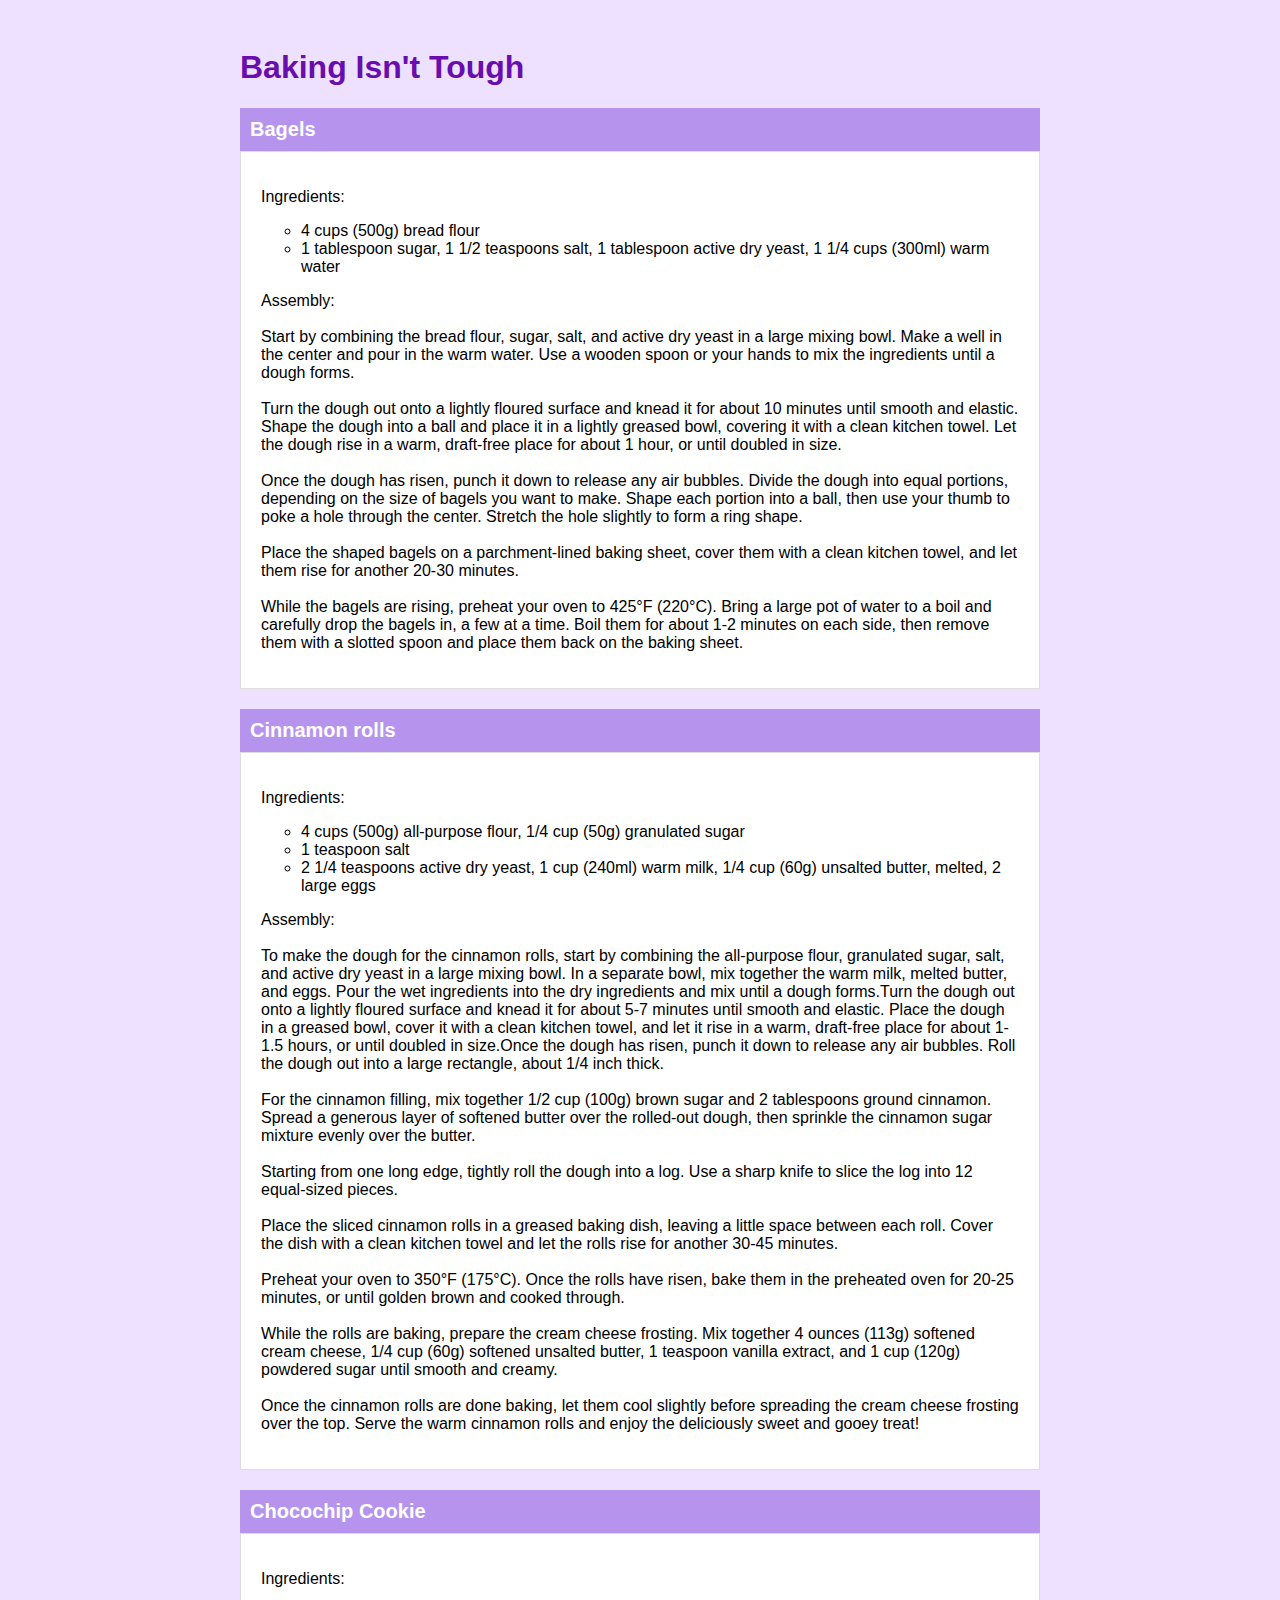
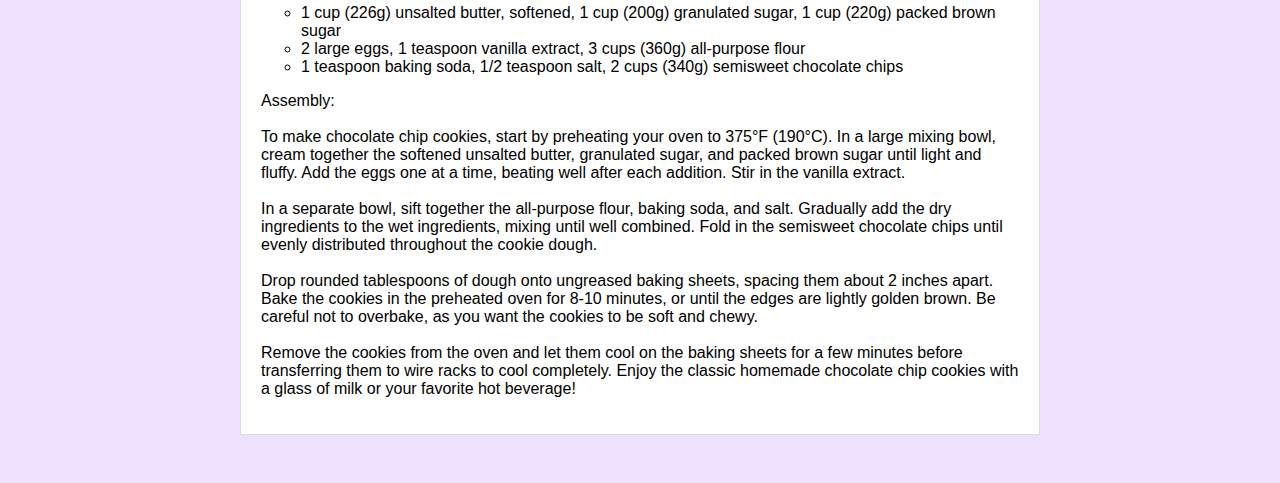
<file: bakery/bakery.html>
<html lang="en">
   <head>
      <meta charset="UTF-8">
      <meta name="viewport" content="width=device-width, initial-scale=1.0">
      <title>Bakery</title>
      <link rel="stylesheet" href="bakery.css">
   </head>
   <body>
      <div class="container">
         <h1>Baking Isn't Tough</h1>
         <div class="recipe">
            <div class="recipe-title">Bagels</div>
            <div class="recipe-content">
               <p>
                  Ingredients:
               <ul>
                  <li>4 cups (500g) bread flour</li>
                  <li>1 tablespoon sugar, 1 1/2 teaspoons salt, 1 tablespoon active dry yeast, 1 1/4 cups (300ml) warm water</li>
               </ul>
               </p>
               <p>
                  Assembly:
                  <br>
                  <br>Start by combining the bread flour, sugar, salt, and active dry yeast in a large mixing bowl. Make a well in the center and pour in the warm water. Use a wooden spoon or your hands to mix the ingredients until a dough forms.
                  <br>
                  <br>Turn the dough out onto a lightly floured surface and knead it for about 10 minutes until smooth and elastic. Shape the dough into a ball and place it in a lightly greased bowl, covering it with a clean kitchen towel. Let the dough
                  rise in a warm, draft-free place for about 1 hour, or until doubled in size.
                  <br>
                  <br>Once the dough has risen, punch it down to release any air bubbles. Divide the dough into equal portions, depending on the size of bagels you want to make. Shape each portion into a ball, then use your thumb to poke a hole through
                  the center. Stretch the hole slightly to form a ring shape.
                  <br>
                  <br>Place the shaped bagels on a parchment-lined baking sheet, cover them with a clean kitchen towel, and let them rise for another 20-30 minutes.
                  <br>
                  <br>While the bagels are rising, preheat your oven to 425°F (220°C). Bring a large pot of water to a boil and carefully drop the bagels in, a few at a time. Boil them for about 1-2 minutes on each side, then remove them with a slotted
                  spoon and place them back on the baking sheet.
               </p>
            </div>
         </div>
      <div class="recipe">
         <div class="recipe-title">Cinnamon rolls</div>
         <div class="recipe-content">
            <p>
               Ingredients:
            <ul>
               <li>4 cups (500g) all-purpose flour, 1/4 cup (50g) granulated sugar</li>
               <li>1 teaspoon salt</li>
               <li>2 1/4 teaspoons active dry yeast, 1 cup (240ml) warm milk, 1/4 cup (60g) unsalted butter, melted, 2 large eggs</li>
            </ul>
            </p>
            <p>
               Assembly:
               <br>
               <br>To make the dough for the cinnamon rolls, start by combining the all-purpose flour, granulated sugar, salt, and active dry yeast in a large mixing bowl. In a separate bowl, mix together the warm milk, melted butter, and eggs. Pour the
               wet ingredients into the dry ingredients and mix until a dough forms.Turn the dough out onto a lightly floured surface and knead it for about 5-7 minutes until smooth and elastic. Place the dough in a greased bowl, cover it with a clean
               kitchen towel, and let it rise in a warm, draft-free place for about 1-1.5 hours, or until doubled in size.Once the dough has risen, punch it down to release any air bubbles. Roll the dough out into a large rectangle, about 1/4 inch thick.
               <br>
               <br>For the cinnamon filling, mix together 1/2 cup (100g) brown sugar and 2 tablespoons ground cinnamon. Spread a generous layer of softened butter over the rolled-out dough, then sprinkle the cinnamon sugar mixture evenly over the butter.
               <br>
               <br>Starting from one long edge, tightly roll the dough into a log. Use a sharp knife to slice the log into 12 equal-sized pieces.
               <br>
               <br>Place the sliced cinnamon rolls in a greased baking dish, leaving a little space between each roll. Cover the dish with a clean kitchen towel and let the rolls rise for another 30-45 minutes.
               <br>
               <br>Preheat your oven to 350°F (175°C). Once the rolls have risen, bake them in the preheated oven for 20-25 minutes, or until golden brown and cooked through.
               <br>
               <br>While the rolls are baking, prepare the cream cheese frosting. Mix together 4 ounces (113g) softened cream cheese, 1/4 cup (60g) softened unsalted butter, 1 teaspoon vanilla extract, and 1 cup (120g) powdered sugar until smooth and creamy.
               <br>
               <br>Once the cinnamon rolls are done baking, let them cool slightly before spreading the cream cheese frosting over the top. Serve the warm cinnamon rolls and enjoy the deliciously sweet and gooey treat!
            </p>
         </div>
      </div>
      <div class="recipe">
         <div class="recipe-title">Chocochip Cookie</div>
         <div class="recipe-content">
            <p>
               Ingredients:
               <ul>
                <li>1 cup (226g) unsalted butter, softened,
                  1 cup (200g) granulated sugar,
                  1 cup (220g) packed brown sugar</li>
                <li>2 large eggs,
                  1 teaspoon vanilla extract,
                  3 cups (360g) all-purpose flour</li>
                <li>1 teaspoon baking soda,
                  1/2 teaspoon salt,
                  2 cups (340g) semisweet chocolate chips</li>
              </ul>
            </p>
            <p>
              Assembly:<br><br>To make chocolate chip cookies, start by preheating your oven to 375°F (190°C). In a large mixing bowl, cream together the softened unsalted butter, granulated sugar, and packed brown sugar until light and fluffy. Add the eggs one at a time, beating well after each addition. Stir in the vanilla extract.<br><br>In a separate bowl, sift together the all-purpose flour, baking soda, and salt. Gradually add the dry ingredients to the wet ingredients, mixing until well combined. Fold in the semisweet chocolate chips until evenly distributed throughout the cookie dough.<br><br>Drop rounded tablespoons of dough onto ungreased baking sheets, spacing them about 2 inches apart. Bake the cookies in the preheated oven for 8-10 minutes, or until the edges are lightly golden brown. Be careful not to overbake, as you want the cookies to be soft and chewy.<br><br>Remove the cookies from the oven and let them cool on the baking sheets for a few minutes before transferring them to wire racks to cool completely. Enjoy the classic homemade chocolate chip cookies with a glass of milk or your favorite hot beverage!
            </p>
         </div>
      </div>
    </div>
   </body>
</html>
</file>
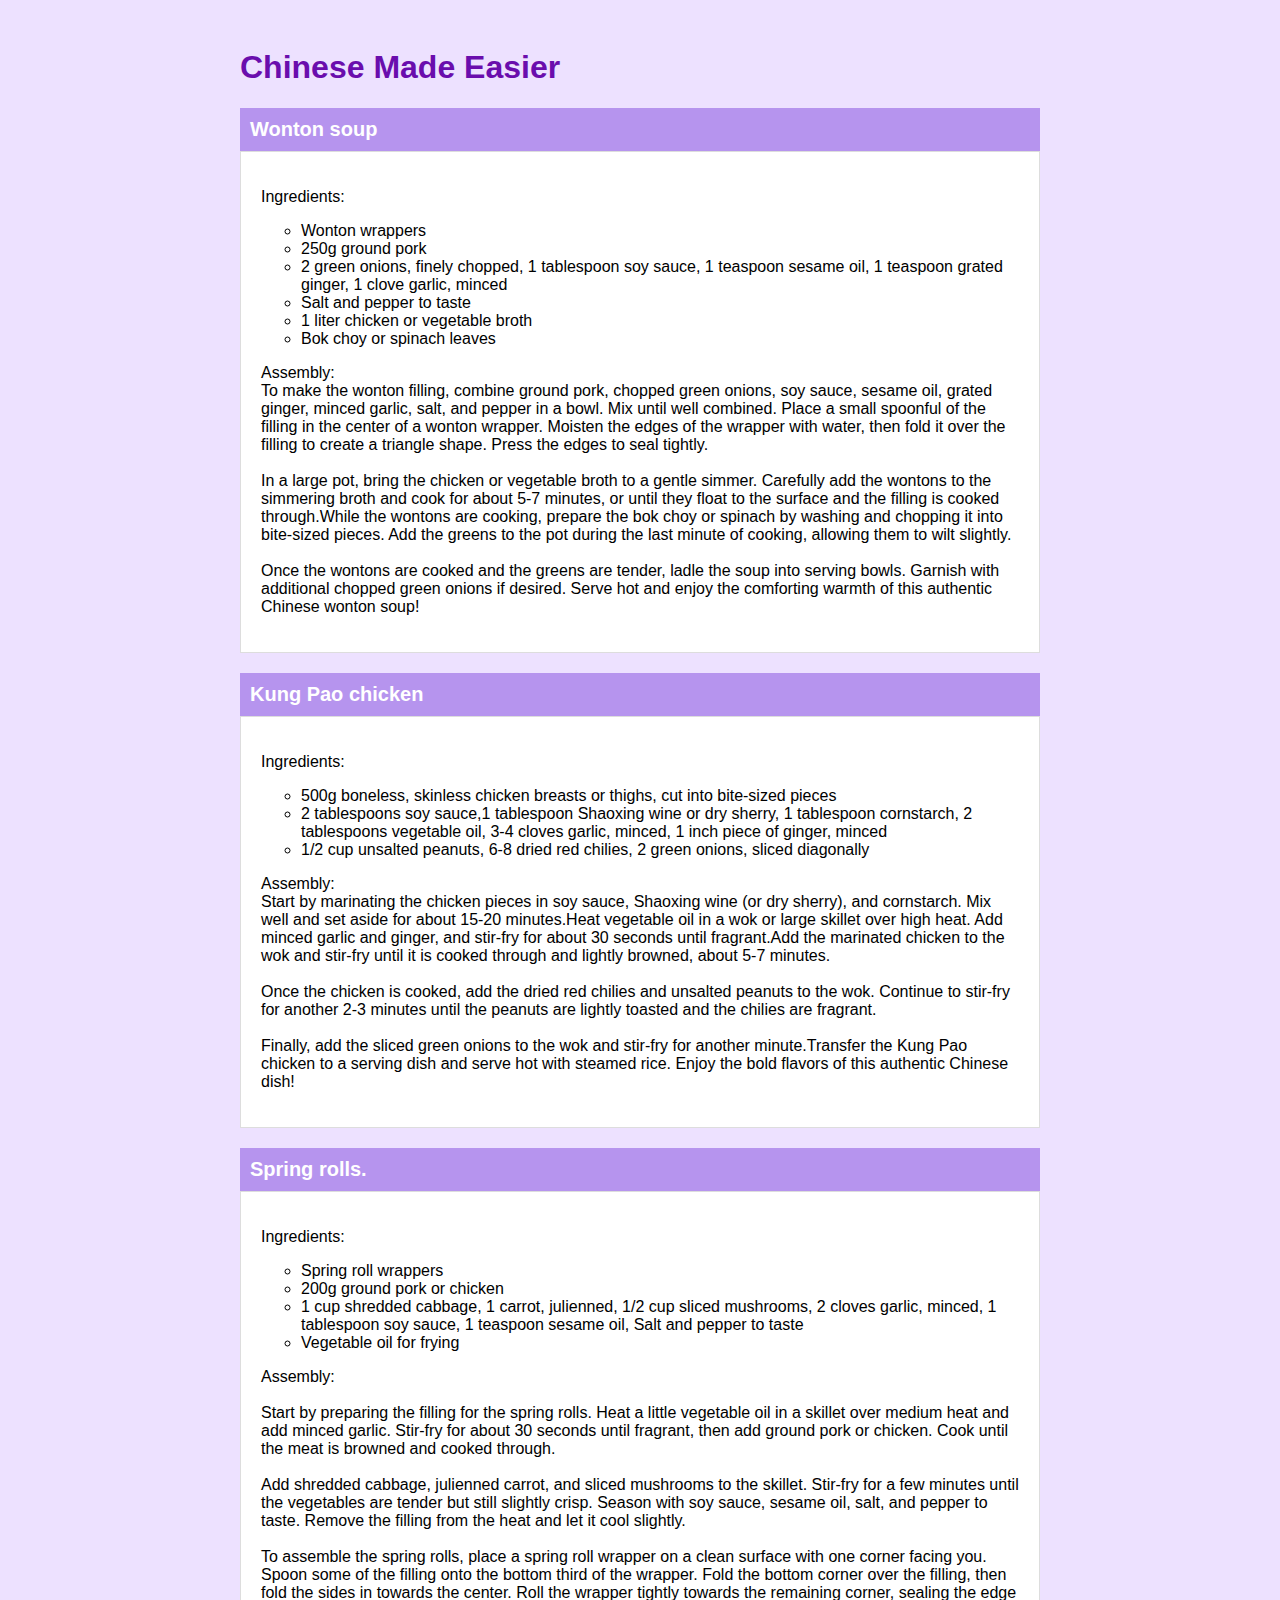
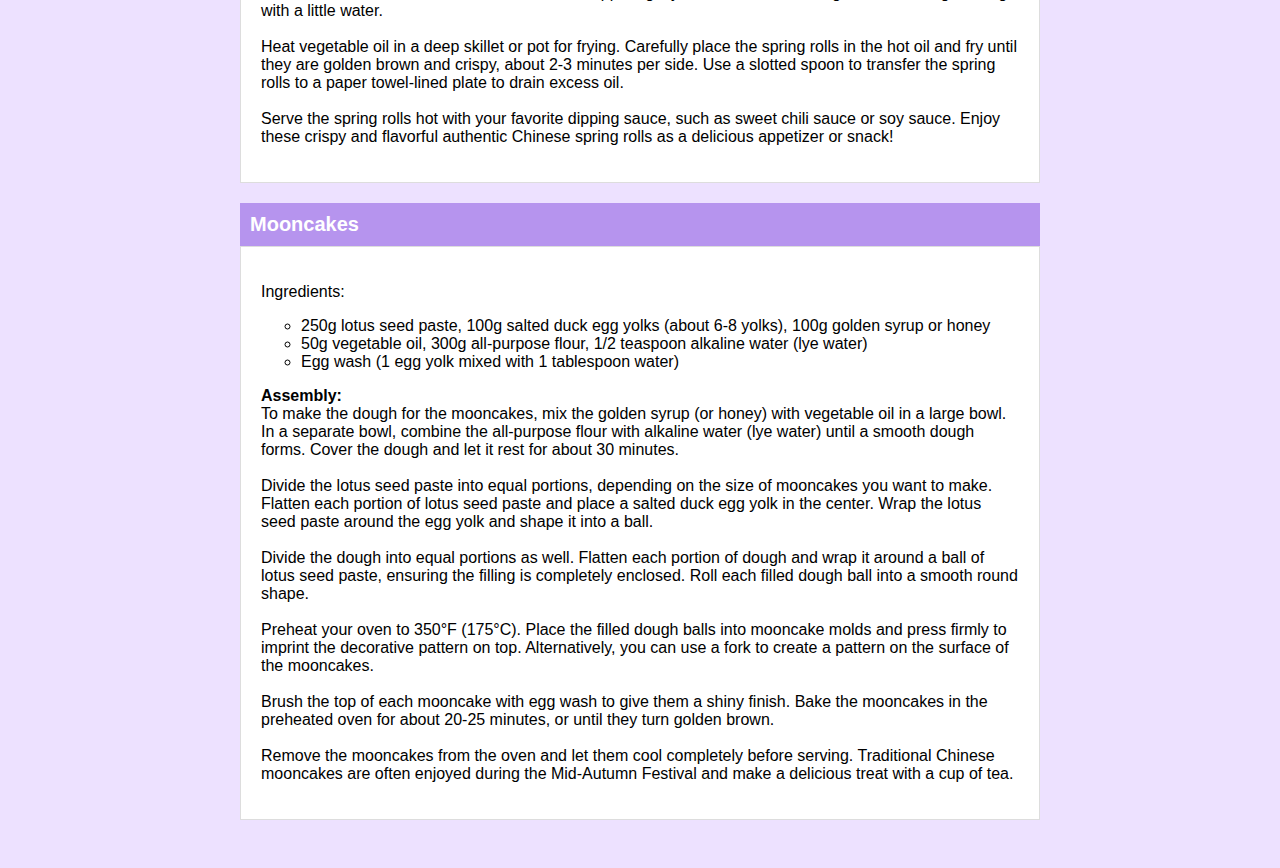
<file: chinese/chinese.html>
<html lang="en">
<head>
  <meta charset="UTF-8">
  <meta name="viewport" content="width=device-width, initial-scale=1.0">
  <title>Chinese</title>
  <link rel="stylesheet" href="chinese.css">
</head>
<body>
  <div class="container">
    <h1>Chinese Made Easier</h1>
    
    <div class="recipe">
      <div class="recipe-title">Wonton soup</div>
      <div class="recipe-content">
        <p>
          Ingredients:
          <ul>
            <li>Wonton wrappers</li>
            <li>250g ground pork</li>
            <li>2 green onions, finely chopped,
              1 tablespoon soy sauce,
              1 teaspoon sesame oil,
              1 teaspoon grated ginger,
              1 clove garlic, minced</li>
            <li>Salt and pepper to taste</li>
            <li>1 liter chicken or vegetable broth</li>
            <li>Bok choy or spinach leaves</li>
          </ul>
        </p>
        <p>
          Assembly:<br>
          To make the wonton filling, combine ground pork, chopped green onions, soy sauce, sesame oil, grated ginger, minced garlic, salt, and pepper in a bowl. Mix until well combined. Place a small spoonful of the filling in the center of a wonton wrapper. Moisten the edges of the wrapper with water, then fold it over the filling to create a triangle shape. Press the edges to seal tightly.<br><br>In a large pot, bring the chicken or vegetable broth to a gentle simmer. Carefully add the wontons to the simmering broth and cook for about 5-7 minutes, or until they float to the surface and the filling is cooked through.While the wontons are cooking, prepare the bok choy or spinach by washing and chopping it into bite-sized pieces. Add the greens to the pot during the last minute of cooking, allowing them to wilt slightly.<br><br>Once the wontons are cooked and the greens are tender, ladle the soup into serving bowls. Garnish with additional chopped green onions if desired. Serve hot and enjoy the comforting warmth of this authentic Chinese wonton soup!
        </p>
      </div>
    </div>
    <div class="recipe">
      <div class="recipe-title">Kung Pao chicken</div>
      <div class="recipe-content">
        <p>
          Ingredients:
          <ul>
            <li>500g boneless, skinless chicken breasts or thighs, cut into bite-sized pieces</li>
            <li>2 tablespoons soy sauce,1 tablespoon Shaoxing wine or dry sherry,
              1 tablespoon cornstarch,
              2 tablespoons vegetable oil,
              3-4 cloves garlic, minced,
              1 inch piece of ginger, minced</li>
            <li>1/2 cup unsalted peanuts,
              6-8 dried red chilies,
              2 green onions, sliced diagonally</li>
          </ul>
        </p>
        <p>
          Assembly:<br>Start by marinating the chicken pieces in soy sauce, Shaoxing wine (or dry sherry), and cornstarch. Mix well and set aside for about 15-20 minutes.Heat vegetable oil in a wok or large skillet over high heat. Add minced garlic and ginger, and stir-fry for about 30 seconds until fragrant.Add the marinated chicken to the wok and stir-fry until it is cooked through and lightly browned, about 5-7 minutes.<br><br>Once the chicken is cooked, add the dried red chilies and unsalted peanuts to the wok. Continue to stir-fry for another 2-3 minutes until the peanuts are lightly toasted and the chilies are fragrant.<br><br>Finally, add the sliced green onions to the wok and stir-fry for another minute.Transfer the Kung Pao chicken to a serving dish and serve hot with steamed rice. Enjoy the bold flavors of this authentic Chinese dish!
        </p>
      </div>
    </div>
    <div class="recipe">
      <div class="recipe-title">Spring rolls.</div>
      <div class="recipe-content">
        <p>
          Ingredients:
          <ul>
            <li>Spring roll wrappers</li>
            <li>200g ground pork or chicken</li>
            <li>1 cup shredded cabbage,
              1 carrot, julienned,
              1/2 cup sliced mushrooms,
              2 cloves garlic, minced,
              1 tablespoon soy sauce,
              1 teaspoon sesame oil,
              Salt and pepper to taste</li>
            <li>Vegetable oil for frying</li>
          </ul>
        </p>
        <p>
          Assembly:<br><br>Start by preparing the filling for the spring rolls. Heat a little vegetable oil in a skillet over medium heat and add minced garlic. Stir-fry for about 30 seconds until fragrant, then add ground pork or chicken. Cook until the meat is browned and cooked through.<br><br>Add shredded cabbage, julienned carrot, and sliced mushrooms to the skillet. Stir-fry for a few minutes until the vegetables are tender but still slightly crisp. Season with soy sauce, sesame oil, salt, and pepper to taste. Remove the filling from the heat and let it cool slightly.<br><br>To assemble the spring rolls, place a spring roll wrapper on a clean surface with one corner facing you. Spoon some of the filling onto the bottom third of the wrapper. Fold the bottom corner over the filling, then fold the sides in towards the center. Roll the wrapper tightly towards the remaining corner, sealing the edge with a little water.<br><br>Heat vegetable oil in a deep skillet or pot for frying. Carefully place the spring rolls in the hot oil and fry until they are golden brown and crispy, about 2-3 minutes per side. Use a slotted spoon to transfer the spring rolls to a paper towel-lined plate to drain excess oil.<br><br>Serve the spring rolls hot with your favorite dipping sauce, such as sweet chili sauce or soy sauce. Enjoy these crispy and flavorful authentic Chinese spring rolls as a delicious appetizer or snack!
        </p>
      </div>
    </div>
    <div class="recipe">
      <div class="recipe-title">Mooncakes</div>
      <div class="recipe-content">
        <p>
          Ingredients:
          <ul>
            <li>250g lotus seed paste,
              100g salted duck egg yolks (about 6-8 yolks),
              100g golden syrup or honey</li>
            <li>50g vegetable oil,
              300g all-purpose flour,
              1/2 teaspoon alkaline water (lye water)</li>
            <li>Egg wash (1 egg yolk mixed with 1 tablespoon water)</li>
          </ul>
        </p>
        <p>
          <b>Assembly:</b><br>To make the dough for the mooncakes, mix the golden syrup (or honey) with vegetable oil in a large bowl. In a separate bowl, combine the all-purpose flour with alkaline water (lye water) until a smooth dough forms. Cover the dough and let it rest for about 30 minutes.<br><br>Divide the lotus seed paste into equal portions, depending on the size of mooncakes you want to make. Flatten each portion of lotus seed paste and place a salted duck egg yolk in the center. Wrap the lotus seed paste around the egg yolk and shape it into a ball.<br><br>Divide the dough into equal portions as well. Flatten each portion of dough and wrap it around a ball of lotus seed paste, ensuring the filling is completely enclosed. Roll each filled dough ball into a smooth round shape.<br><br>Preheat your oven to 350°F (175°C). Place the filled dough balls into mooncake molds and press firmly to imprint the decorative pattern on top. Alternatively, you can use a fork to create a pattern on the surface of the mooncakes.<br><br>Brush the top of each mooncake with egg wash to give them a shiny finish. Bake the mooncakes in the preheated oven for about 20-25 minutes, or until they turn golden brown.<br><br>Remove the mooncakes from the oven and let them cool completely before serving. Traditional Chinese mooncakes are often enjoyed during the Mid-Autumn Festival and make a delicious treat with a cup of tea.






        </p>
      </div>
    </div>
  </div>
</body>
</html>
</file>
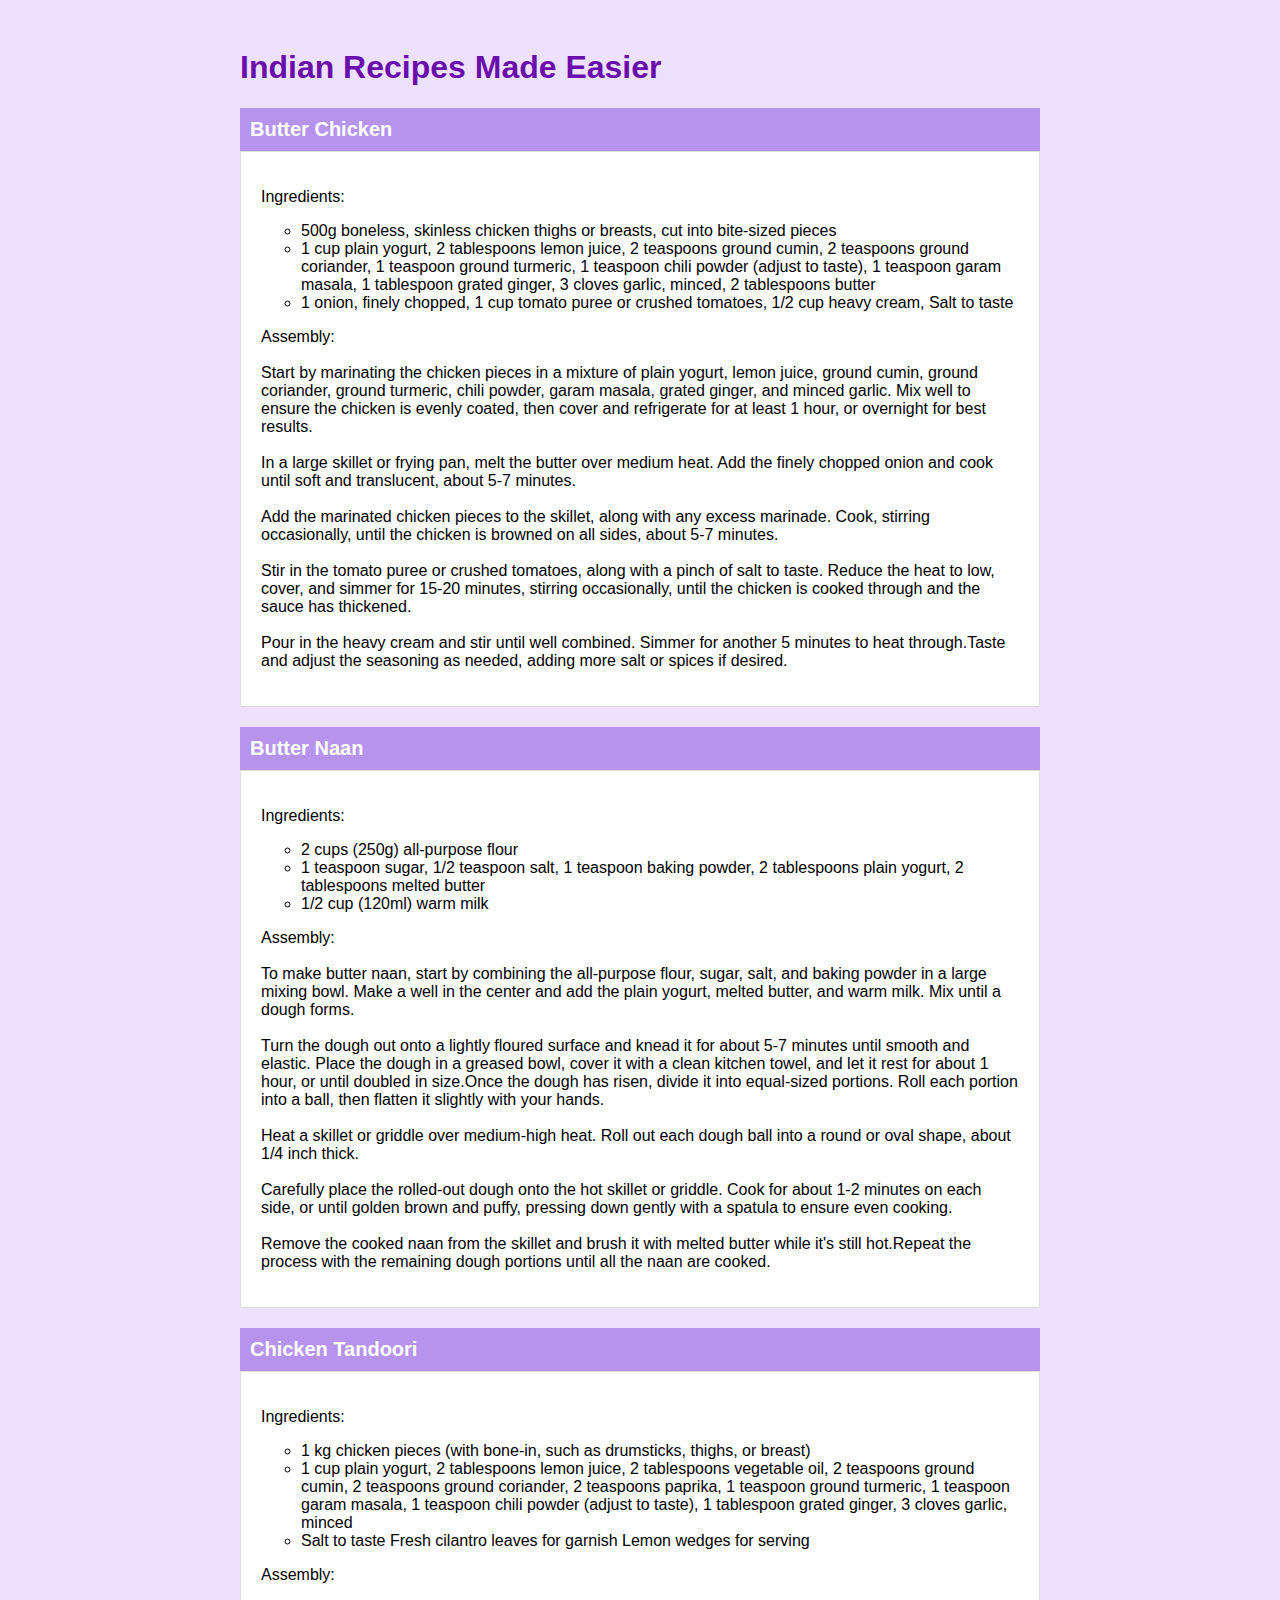
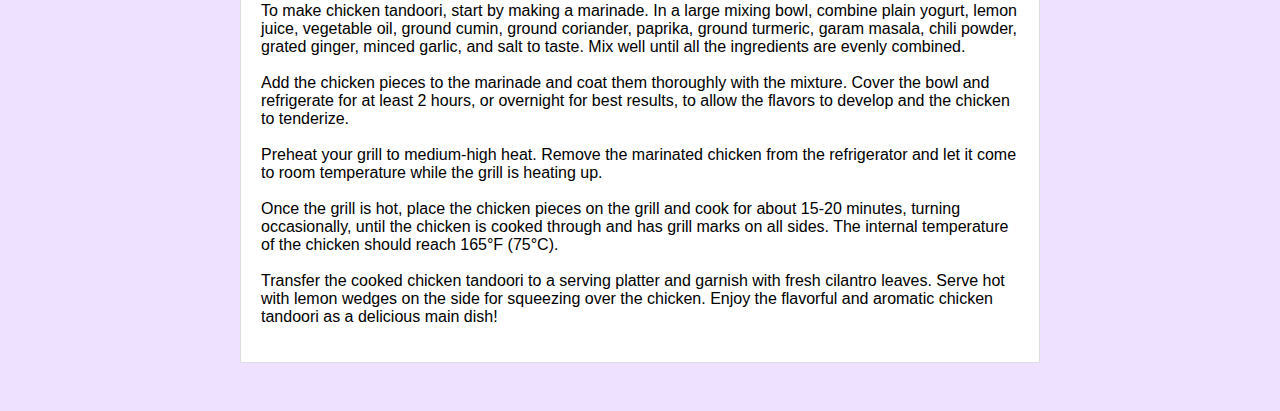
<file: indian/indian.html>
<html lang="en">
<head>
  <meta charset="UTF-8">
  <meta name="viewport" content="width=device-width, initial-scale=1.0">
  <title>Indian</title>
  <link rel="stylesheet" href="indian.css">
</head>
<body>
  <div class="container">
    <h1>Indian Recipes Made Easier</h1>
    
    <div class="recipe">
      <div class="recipe-title">Butter Chicken</div>
      <div class="recipe-content">
        <p>
            Ingredients:
            <ul>
                <li>500g boneless, skinless chicken thighs or breasts, cut into bite-sized pieces</li>
                <li>1 cup plain yogurt,
                    2 tablespoons lemon juice,
                    2 teaspoons ground cumin,
                    2 teaspoons ground coriander,
                    1 teaspoon ground turmeric,
                    1 teaspoon chili powder (adjust to taste),
                    1 teaspoon garam masala,
                    1 tablespoon grated ginger,
                    3 cloves garlic, minced,
                    2 tablespoons butter</li>
                <li>1 onion, finely chopped,
                    1 cup tomato puree or crushed tomatoes,
                    1/2 cup heavy cream,
                    Salt to taste</li>
            </ul>
        </p>
        <p>
            Assembly:<br><br>Start by marinating the chicken pieces in a mixture of plain yogurt, lemon juice, ground cumin, ground coriander, ground turmeric, chili powder, garam masala, grated ginger, and minced garlic. Mix well to ensure the chicken is evenly coated, then cover and refrigerate for at least 1 hour, or overnight for best results.<br><br>In a large skillet or frying pan, melt the butter over medium heat. Add the finely chopped onion and cook until soft and translucent, about 5-7 minutes.<br><br>Add the marinated chicken pieces to the skillet, along with any excess marinade. Cook, stirring occasionally, until the chicken is browned on all sides, about 5-7 minutes.<br><br>Stir in the tomato puree or crushed tomatoes, along with a pinch of salt to taste. Reduce the heat to low, cover, and simmer for 15-20 minutes, stirring occasionally, until the chicken is cooked through and the sauce has thickened.<br><br>Pour in the heavy cream and stir until well combined. Simmer for another 5 minutes to heat through.Taste and adjust the seasoning as needed, adding more salt or spices if desired.
        </p>
      </div>
    </div>
    
    <div class="recipe">
      <div class="recipe-title">Butter Naan</div>
      <div class="recipe-content">
        <p>
            Ingredients:
            <ul>
                <li>2 cups (250g) all-purpose flour</li>
                <li>1 teaspoon sugar,
                    1/2 teaspoon salt,
                    1 teaspoon baking powder,
                    2 tablespoons plain yogurt,
                    2 tablespoons melted butter</li>
                <li>1/2 cup (120ml) warm milk</li>
            </ul>
        </p>
        <p>
            Assembly:<br><br>To make butter naan, start by combining the all-purpose flour, sugar, salt, and baking powder in a large mixing bowl. Make a well in the center and add the plain yogurt, melted butter, and warm milk. Mix until a dough forms.<br><br>Turn the dough out onto a lightly floured surface and knead it for about 5-7 minutes until smooth and elastic. Place the dough in a greased bowl, cover it with a clean kitchen towel, and let it rest for about 1 hour, or until doubled in size.Once the dough has risen, divide it into equal-sized portions. Roll each portion into a ball, then flatten it slightly with your hands.<br><br>Heat a skillet or griddle over medium-high heat. Roll out each dough ball into a round or oval shape, about 1/4 inch thick.<br><br>Carefully place the rolled-out dough onto the hot skillet or griddle. Cook for about 1-2 minutes on each side, or until golden brown and puffy, pressing down gently with a spatula to ensure even cooking.<br><br>Remove the cooked naan from the skillet and brush it with melted butter while it's still hot.Repeat the process with the remaining dough portions until all the naan are cooked.
        </p>
      </div>
    </div>

    <div class="recipe">
        <div class="recipe-title">Chicken Tandoori</div>
        <div class="recipe-content">
          <p>
            Ingredients:
            <ul>
                <li>1 kg chicken pieces (with bone-in, such as drumsticks, thighs, or breast)</li>
                <li>1 cup plain yogurt,
                    2 tablespoons lemon juice,
                    2 tablespoons vegetable oil,
                    2 teaspoons ground cumin,
                    2 teaspoons ground coriander,
                    2 teaspoons paprika,
                    1 teaspoon ground turmeric,
                    1 teaspoon garam masala,
                    1 teaspoon chili powder (adjust to taste),
                    1 tablespoon grated ginger,
                    3 cloves garlic, minced</li>
                <li>Salt to taste
                    Fresh cilantro leaves for garnish
                    Lemon wedges for serving</li>
            </ul>
          </p>
          <p>
            Assembly:<br><br>To make chicken tandoori, start by making a marinade. In a large mixing bowl, combine plain yogurt, lemon juice, vegetable oil, ground cumin, ground coriander, paprika, ground turmeric, garam masala, chili powder, grated ginger, minced garlic, and salt to taste. Mix well until all the ingredients are evenly combined.<br><br>Add the chicken pieces to the marinade and coat them thoroughly with the mixture. Cover the bowl and refrigerate for at least 2 hours, or overnight for best results, to allow the flavors to develop and the chicken to tenderize.<br><br>Preheat your grill to medium-high heat. Remove the marinated chicken from the refrigerator and let it come to room temperature while the grill is heating up.<br><br>Once the grill is hot, place the chicken pieces on the grill and cook for about 15-20 minutes, turning occasionally, until the chicken is cooked through and has grill marks on all sides. The internal temperature of the chicken should reach 165°F (75°C).<br><br>Transfer the cooked chicken tandoori to a serving platter and garnish with fresh cilantro leaves. Serve hot with lemon wedges on the side for squeezing over the chicken. Enjoy the flavorful and aromatic chicken tandoori as a delicious main dish!
          </p>
        </div>
      </div>
  </div>
</body>
</html>
</file>
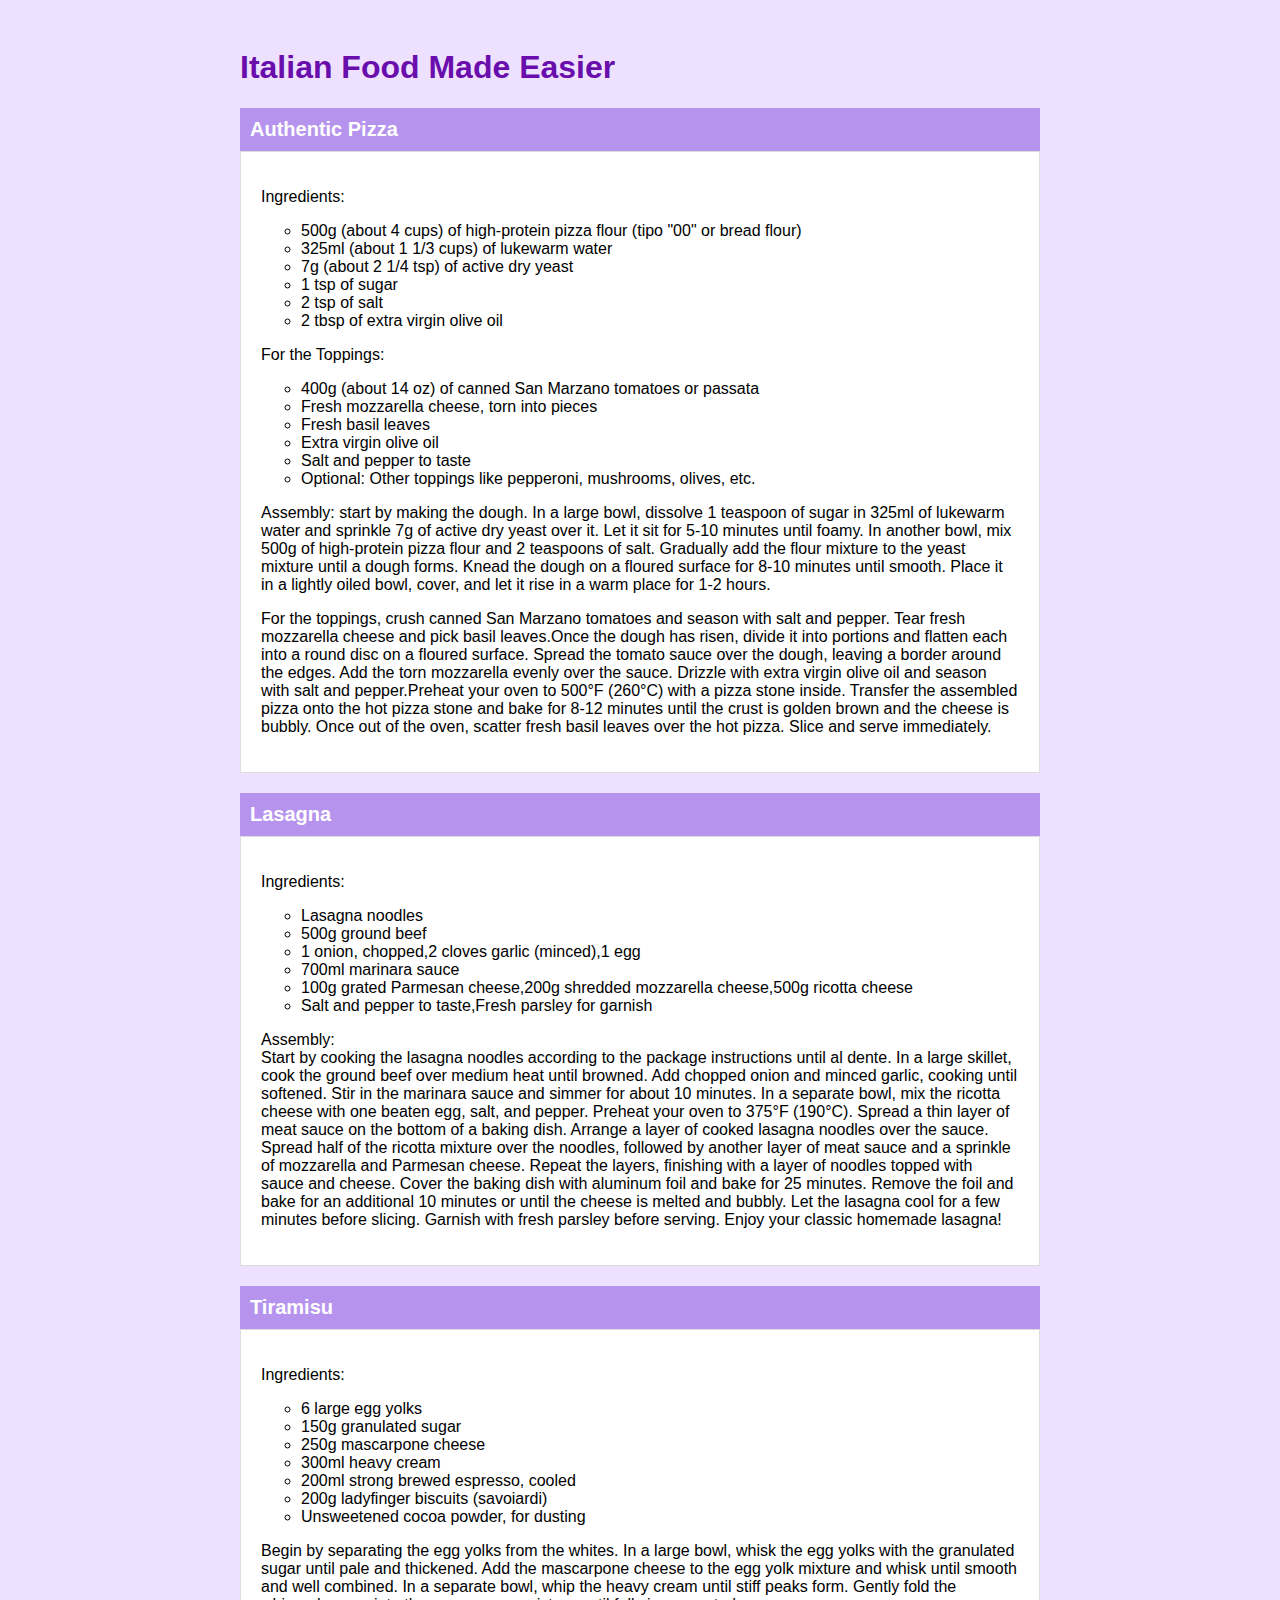
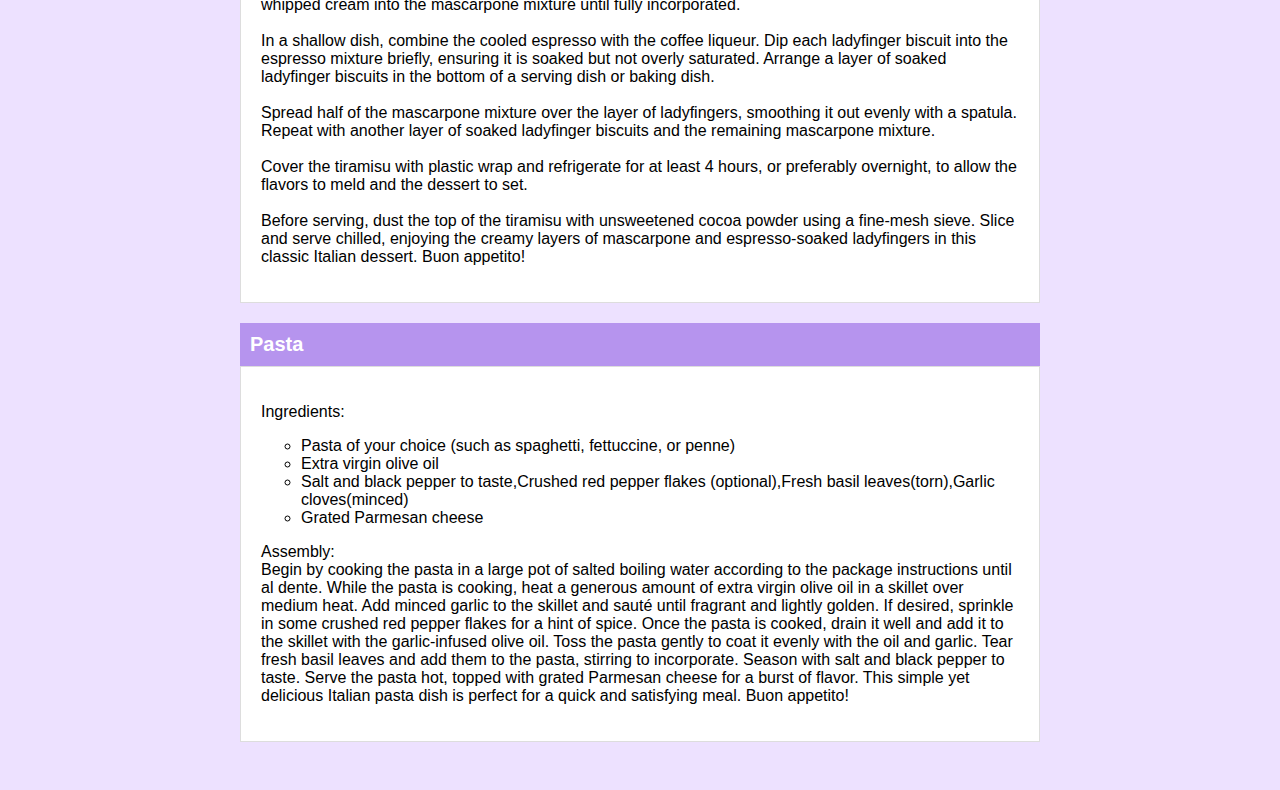
<file: italian/italian.html>
<html>

<head>
    <meta charset="UTF-8">
    <meta name="viewport" content="width=device-width, initial-scale=1.0">
    <title>Italian</title>
    <link rel="stylesheet" href="italian.css">
</head>

<body>
    <div class="container">
        <h1>Italian Food Made Easier</h1>
        <div class="recipe">
            <div class="recipe-title">Authentic Pizza</div>
            <div class="recipe-content">
                <p>Ingredients:
                <ul>
                    <li>500g (about 4 cups) of high-protein pizza flour (tipo "00" or bread flour)</li>
                    <li>325ml (about 1 1/3 cups) of lukewarm water</li>
                    <li>7g (about 2 1/4 tsp) of active dry yeast</li>
                    <li>1 tsp of sugar</li>
                    <li>2 tsp of salt</li>
                    <li>2 tbsp of extra virgin olive oil</li>
                </ul>
                </p>
                <p> For the Toppings:
                <ul>
                    <li>400g (about 14 oz) of canned San Marzano tomatoes or passata</li>
                    <li>Fresh mozzarella cheese, torn into pieces</li>
                    <li>Fresh basil leaves</li>
                    <li>Extra virgin olive oil</li>
                    <li>Salt and pepper to taste</li>
                    <li>Optional: Other toppings like pepperoni, mushrooms, olives, etc.</li>
                </ul>
                </p>
                <p>Assembly: start by making the dough. In a large bowl, dissolve 1 teaspoon of sugar in 325ml of
                    lukewarm water and sprinkle 7g of active dry yeast over it. Let it sit for 5-10 minutes until foamy.
                    In another bowl, mix 500g of high-protein pizza flour and 2 teaspoons of salt. Gradually add the
                    flour mixture to the yeast mixture until a dough forms. Knead the dough on a floured surface for
                    8-10 minutes until smooth. Place it in a lightly oiled bowl, cover, and let it rise in a warm place
                    for 1-2 hours.
                </p>
                <p> For the toppings, crush canned San Marzano tomatoes and season with salt and pepper. Tear fresh
                    mozzarella cheese and pick basil leaves.Once the dough has risen, divide it into portions and
                    flatten each into a round disc on a floured surface. Spread the tomato sauce over the dough, leaving
                    a border around the edges. Add the torn mozzarella evenly over the sauce. Drizzle with extra virgin
                    olive oil and season with salt and pepper.Preheat your oven to 500°F (260°C) with a pizza stone
                    inside. Transfer the assembled pizza onto the hot pizza stone and bake for 8-12 minutes until the
                    crust is golden brown and the cheese is bubbly. Once out of the oven, scatter fresh basil leaves
                    over the hot pizza. Slice and serve immediately.
                </p>
            </div>
        </div>
        <div class="recipe">
            <div class="recipe-title">Lasagna</div>
            <div class="recipe-content">
                <p>Ingredients:
                <ul>
                    <li>Lasagna noodles</li>
                    <li>500g ground beef</li>
                    <li>1 onion, chopped,2 cloves garlic (minced),1 egg</li>
                    <li>700ml marinara sauce</li>
                    <li>100g grated Parmesan cheese,200g shredded mozzarella cheese,500g ricotta cheese</li>
                    <li>Salt and pepper to taste,Fresh parsley for garnish</li>
                </ul>
                </p>
                <p>Assembly: <br> Start by cooking the lasagna noodles according to the package instructions until al
                    dente. In a large skillet, cook the ground beef over medium heat until browned. Add chopped onion
                    and minced garlic, cooking until softened. Stir in the marinara sauce and simmer for about 10
                    minutes. In a separate bowl, mix the ricotta cheese with one beaten egg, salt, and pepper. Preheat
                    your oven to 375°F (190°C). Spread a thin layer of meat sauce on the bottom of a baking dish.
                    Arrange a layer of cooked lasagna noodles over the sauce. Spread half of the ricotta mixture over
                    the noodles, followed by another layer of meat sauce and a sprinkle of mozzarella and Parmesan
                    cheese. Repeat the layers, finishing with a layer of noodles topped with sauce and cheese. Cover the
                    baking dish with aluminum foil and bake for 25 minutes. Remove the foil and bake for an additional
                    10 minutes or until the cheese is melted and bubbly. Let the lasagna cool for a few minutes before
                    slicing. Garnish with fresh parsley before serving. Enjoy your classic homemade lasagna!
                </p>
            </div>
        </div>
        <div class="recipe">
            <div class="recipe-title">Tiramisu</div>
            <div class="recipe-content">
                <p>Ingredients:
                <ul>
                    <li>6 large egg yolks</li>
                    <li>150g granulated sugar</li>
                    <li>250g mascarpone cheese</li>
                    <li>300ml heavy cream</li>
                    <li>200ml strong brewed espresso, cooled</li>
                    <li>200g ladyfinger biscuits (savoiardi)</li>
                    <li>Unsweetened cocoa powder, for dusting</li>
                </ul>
                </p>
                <p> Begin by separating the egg yolks from the whites. In a large bowl, whisk the egg yolks with the
                    granulated sugar until pale and thickened. Add the mascarpone cheese to the egg yolk mixture and
                    whisk until smooth and well combined. In a separate bowl, whip the heavy cream until stiff peaks
                    form. Gently fold the whipped cream into the mascarpone mixture until fully incorporated. <br>
                    <br>In a shallow dish, combine the cooled espresso with the coffee liqueur. Dip each ladyfinger
                    biscuit into the espresso mixture briefly, ensuring it is soaked but not overly saturated. Arrange a
                    layer of soaked ladyfinger biscuits in the bottom of a serving dish or baking dish. <br> <br>Spread
                    half of the mascarpone mixture over the layer of ladyfingers, smoothing it out evenly with a
                    spatula. Repeat with another layer of soaked ladyfinger biscuits and the remaining mascarpone
                    mixture. <br> <br>Cover the tiramisu with plastic wrap and refrigerate for at least 4 hours, or
                    preferably overnight, to allow the flavors to meld and the dessert to set. <br> <br>Before serving,
                    dust the top of the tiramisu with unsweetened cocoa powder using a fine-mesh sieve. Slice and serve
                    chilled, enjoying the creamy layers of mascarpone and espresso-soaked ladyfingers in this classic
                    Italian dessert. Buon appetito!
                </p>
            </div>
        </div>
        <div class="recipe">
            <div class="recipe-title">Pasta</div>
            <div class="recipe-content">
                <p>Ingredients:
                <ul>
                    <li>Pasta of your choice (such as spaghetti, fettuccine, or penne)</li>
                    <li>Extra virgin olive oil</li>
                    <li>Salt and black pepper to taste,Crushed red pepper flakes (optional),Fresh basil
                        leaves(torn),Garlic cloves(minced)</li>
                    <li>Grated Parmesan cheese</li>
                </ul>
                </p>
                <p> Assembly: <br> Begin by cooking the pasta in a large pot of salted boiling water according to the
                    package instructions until al dente. While the pasta is cooking, heat a generous amount of extra
                    virgin olive oil in a skillet over medium heat. Add minced garlic to the skillet and sauté until
                    fragrant and lightly golden. If desired, sprinkle in some crushed red pepper flakes for a hint of
                    spice. Once the pasta is cooked, drain it well and add it to the skillet with the garlic-infused
                    olive oil. Toss the pasta gently to coat it evenly with the oil and garlic. Tear fresh basil leaves
                    and add them to the pasta, stirring to incorporate. Season with salt and black pepper to taste.
                    Serve the pasta hot, topped with grated Parmesan cheese for a burst of flavor. This simple yet
                    delicious Italian pasta dish is perfect for a quick and satisfying meal. Buon appetito!
                </p>
            </div>
        </div>
    </div>
</body>

</html>
</file>
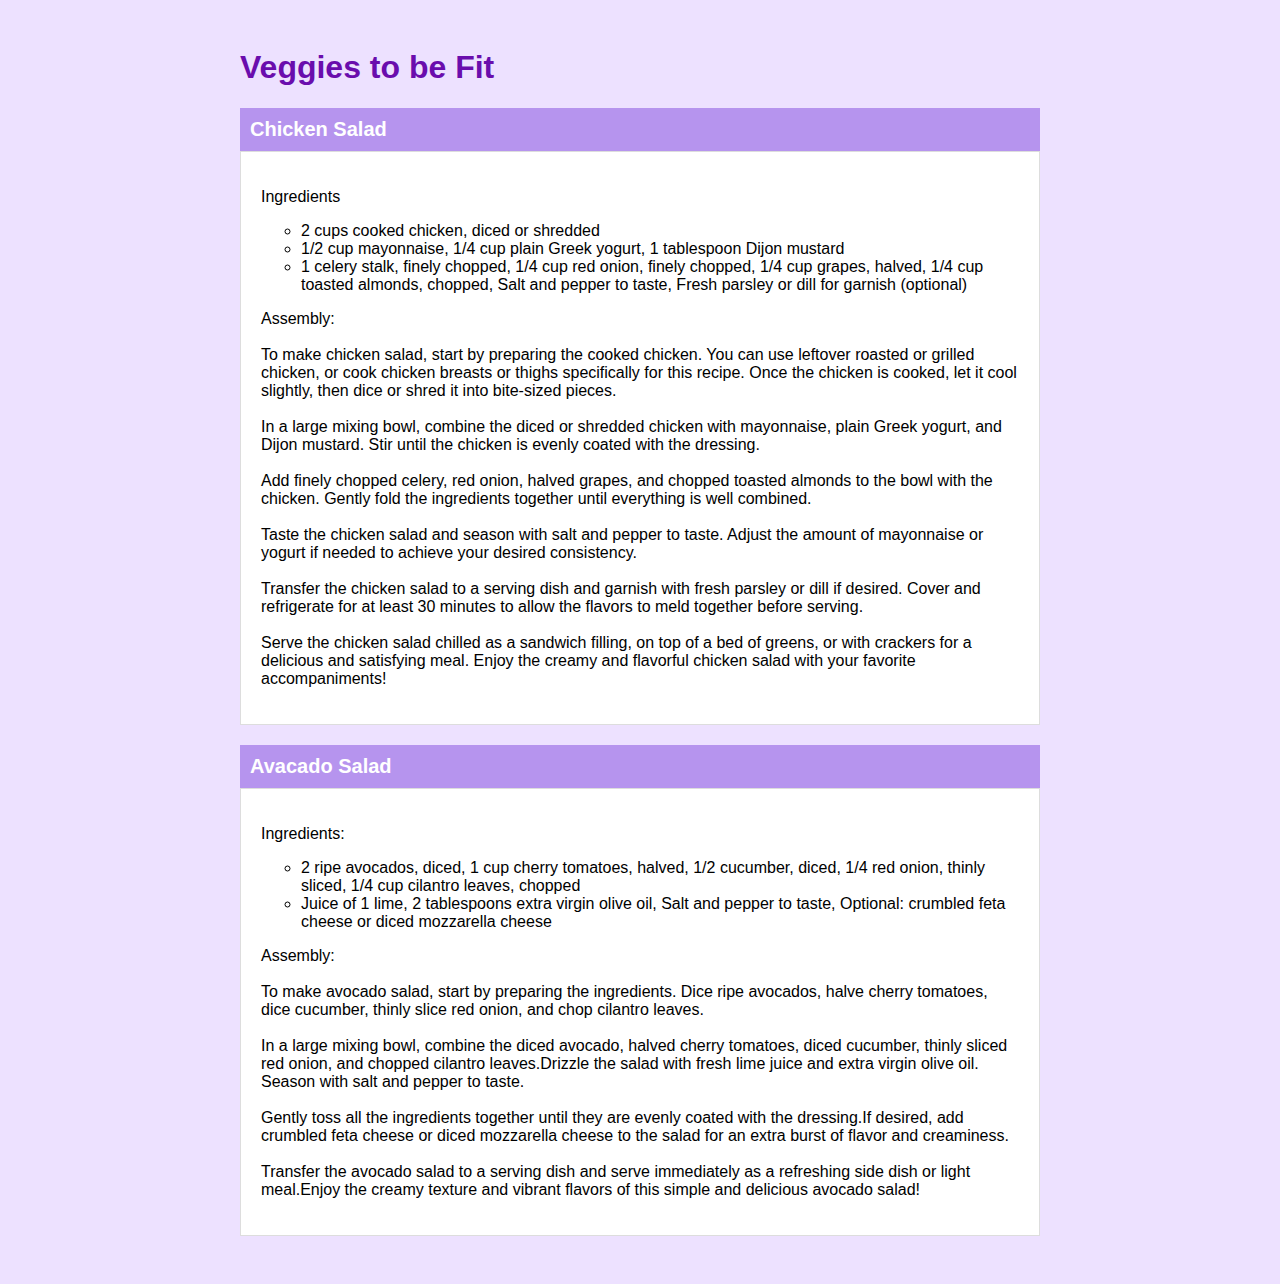
<file: salads/salad.html>
<html lang="en">
<head>
  <meta charset="UTF-8">
  <meta name="viewport" content="width=device-width, initial-scale=1.0">
  <title>Salads</title>
  <link rel="stylesheet" href="salad.css">
</head>
<body>
  <div class="container">
    <h1>Veggies to be Fit</h1>
    
    <div class="recipe">
      <div class="recipe-title">Chicken Salad</div>
      <div class="recipe-content">
        <p>
          Ingredients
          <ul>
            <li>2 cups cooked chicken, diced or shredded</li>
            <li>1/2 cup mayonnaise,
              1/4 cup plain Greek yogurt,
              1 tablespoon Dijon mustard</li>
            <li>1 celery stalk, finely chopped,
              1/4 cup red onion, finely chopped,
              1/4 cup grapes, halved,
              1/4 cup toasted almonds, chopped,
              Salt and pepper to taste,
              Fresh parsley or dill for garnish (optional)</li>
          </ul>
        </p>
        <p>
          Assembly:<br><br>To make chicken salad, start by preparing the cooked chicken. You can use leftover roasted or grilled chicken, or cook chicken breasts or thighs specifically for this recipe. Once the chicken is cooked, let it cool slightly, then dice or shred it into bite-sized pieces.<br><br>In a large mixing bowl, combine the diced or shredded chicken with mayonnaise, plain Greek yogurt, and Dijon mustard. Stir until the chicken is evenly coated with the dressing.<br><br>Add finely chopped celery, red onion, halved grapes, and chopped toasted almonds to the bowl with the chicken. Gently fold the ingredients together until everything is well combined.<br><br>Taste the chicken salad and season with salt and pepper to taste. Adjust the amount of mayonnaise or yogurt if needed to achieve your desired consistency.<br><br>Transfer the chicken salad to a serving dish and garnish with fresh parsley or dill if desired. Cover and refrigerate for at least 30 minutes to allow the flavors to meld together before serving.<br><br>Serve the chicken salad chilled as a sandwich filling, on top of a bed of greens, or with crackers for a delicious and satisfying meal. Enjoy the creamy and flavorful chicken salad with your favorite accompaniments!
        </p>
      </div>
    </div>
    
    <div class="recipe">
      <div class="recipe-title">Avacado Salad</div>
      <div class="recipe-content">
        <p>
          Ingredients:
          <ul>
            <li>2 ripe avocados, diced,
              1 cup cherry tomatoes, halved,
              1/2 cucumber, diced,
              1/4 red onion, thinly sliced,
              1/4 cup cilantro leaves, chopped</li>
            <li>Juice of 1 lime,
              2 tablespoons extra virgin olive oil,
              Salt and pepper to taste,
              Optional: crumbled feta cheese or diced mozzarella cheese</li>
          </ul>
        </p>
        <p>
          Assembly:<br><br>To make avocado salad, start by preparing the ingredients. Dice ripe avocados, halve cherry tomatoes, dice cucumber, thinly slice red onion, and chop cilantro leaves.<br><br>In a large mixing bowl, combine the diced avocado, halved cherry tomatoes, diced cucumber, thinly sliced red onion, and chopped cilantro leaves.Drizzle the salad with fresh lime juice and extra virgin olive oil. Season with salt and pepper to taste.<br><br>Gently toss all the ingredients together until they are evenly coated with the dressing.If desired, add crumbled feta cheese or diced mozzarella cheese to the salad for an extra burst of flavor and creaminess.<br><br>Transfer the avocado salad to a serving dish and serve immediately as a refreshing side dish or light meal.Enjoy the creamy texture and vibrant flavors of this simple and delicious avocado salad!
        </p>
      </div>
    </div>
  </div>
</body>
</html>
</file>
<file: bakery/bakery.css>
body {
    background-color: #ede1ff;
    font-family: Arial, sans-serif;
}

.container {
    max-width: 800px;
    margin: 0 auto;
    padding: 20px;
}

h1 {
    color: #6a0dad;
}

.recipe {
    margin-bottom: 20px;
}

.recipe-title {
    background-color: #b694ee;
    color: #fff;
    padding: 10px;
    font-size: 20px;
    font-weight: bold;
}

.recipe-content {
    background-color: #fff;
    padding: 20px;
    border: 1px solid #ddd;
}

ul {
    list-style: circle;
}

.recipe-image img {
    width: 250px;
    height: 250px;
    display: block;
    margin-bottom: 10px;
}
</file>
<file: chinese/chinese.css>
body {
    background-color: #ede1ff;
    font-family: Arial, sans-serif;
}

.container {
    max-width: 800px;
    margin: 0 auto;
    padding: 20px;
}

h1 {
    color: #6a0dad;
}

.recipe {
    margin-bottom: 20px;
}

.recipe-title {
    background-color: #b694ee;
    color: #fff;
    padding: 10px;
    font-size: 20px;
    font-weight: bold;
}

.recipe-content {
    background-color: #fff;
    padding: 20px;
    border: 1px solid #ddd;
}

ul {
    list-style: circle;
}

.recipe-image img {
    width: 250px;
    height: 250px;
    display: block;
    margin-bottom: 10px;
}
</file>
<file: indian/indian.css>
body {
  background-color: #ede1ff;
  font-family: Arial, sans-serif;
}

.container {
  max-width: 800px;
  margin: 0 auto;
  padding: 20px;
}

h1 {
  color: #6a0dad;
}

.recipe {
  margin-bottom: 20px;
}

.recipe-title {
  background-color: #b694ee;
  color: #fff;
  padding: 10px;
  font-size: 20px;
  font-weight: bold;
}

.recipe-content {
  background-color: #fff;
  padding: 20px;
  border: 1px solid #ddd;
}
ul{
    list-style: circle;
}
</file>
<file: italian/italian.css>
body {
    background-color: #ede1ff;
    font-family: Arial, sans-serif;
}

.container {
    max-width: 800px;
    margin: 0 auto;
    padding: 20px;
}

h1 {
    color: #6a0dad;
}

.recipe {
    margin-bottom: 20px;
}

.recipe-title {
    background-color: #b694ee;
    color: #fff;
    padding: 10px;
    font-size: 20px;
    font-weight: bold;
}

.recipe-content {
    background-color: #fff;
    padding: 20px;
    border: 1px solid #ddd;
}

ul {
    list-style: circle;
}
</file>
<file: salads/salad.css>
body {
    background-color: #ede1ff;
    font-family: Arial, sans-serif;
  }
  
  .container {
    max-width: 800px;
    margin: 0 auto;
    padding: 20px;
  }
  
  h1 {
    color: #6a0dad;
  }
  
  .recipe {
    margin-bottom: 20px;
  }
  
  .recipe-title {
    background-color: #b694ee;
    color: #fff;
    padding: 10px;
    font-size: 20px;
    font-weight: bold;
  }
  
  .recipe-content {
    background-color: #fff;
    padding: 20px;
    border: 1px solid #ddd;
  }
  ul{
      list-style: circle;
  }
</file>
